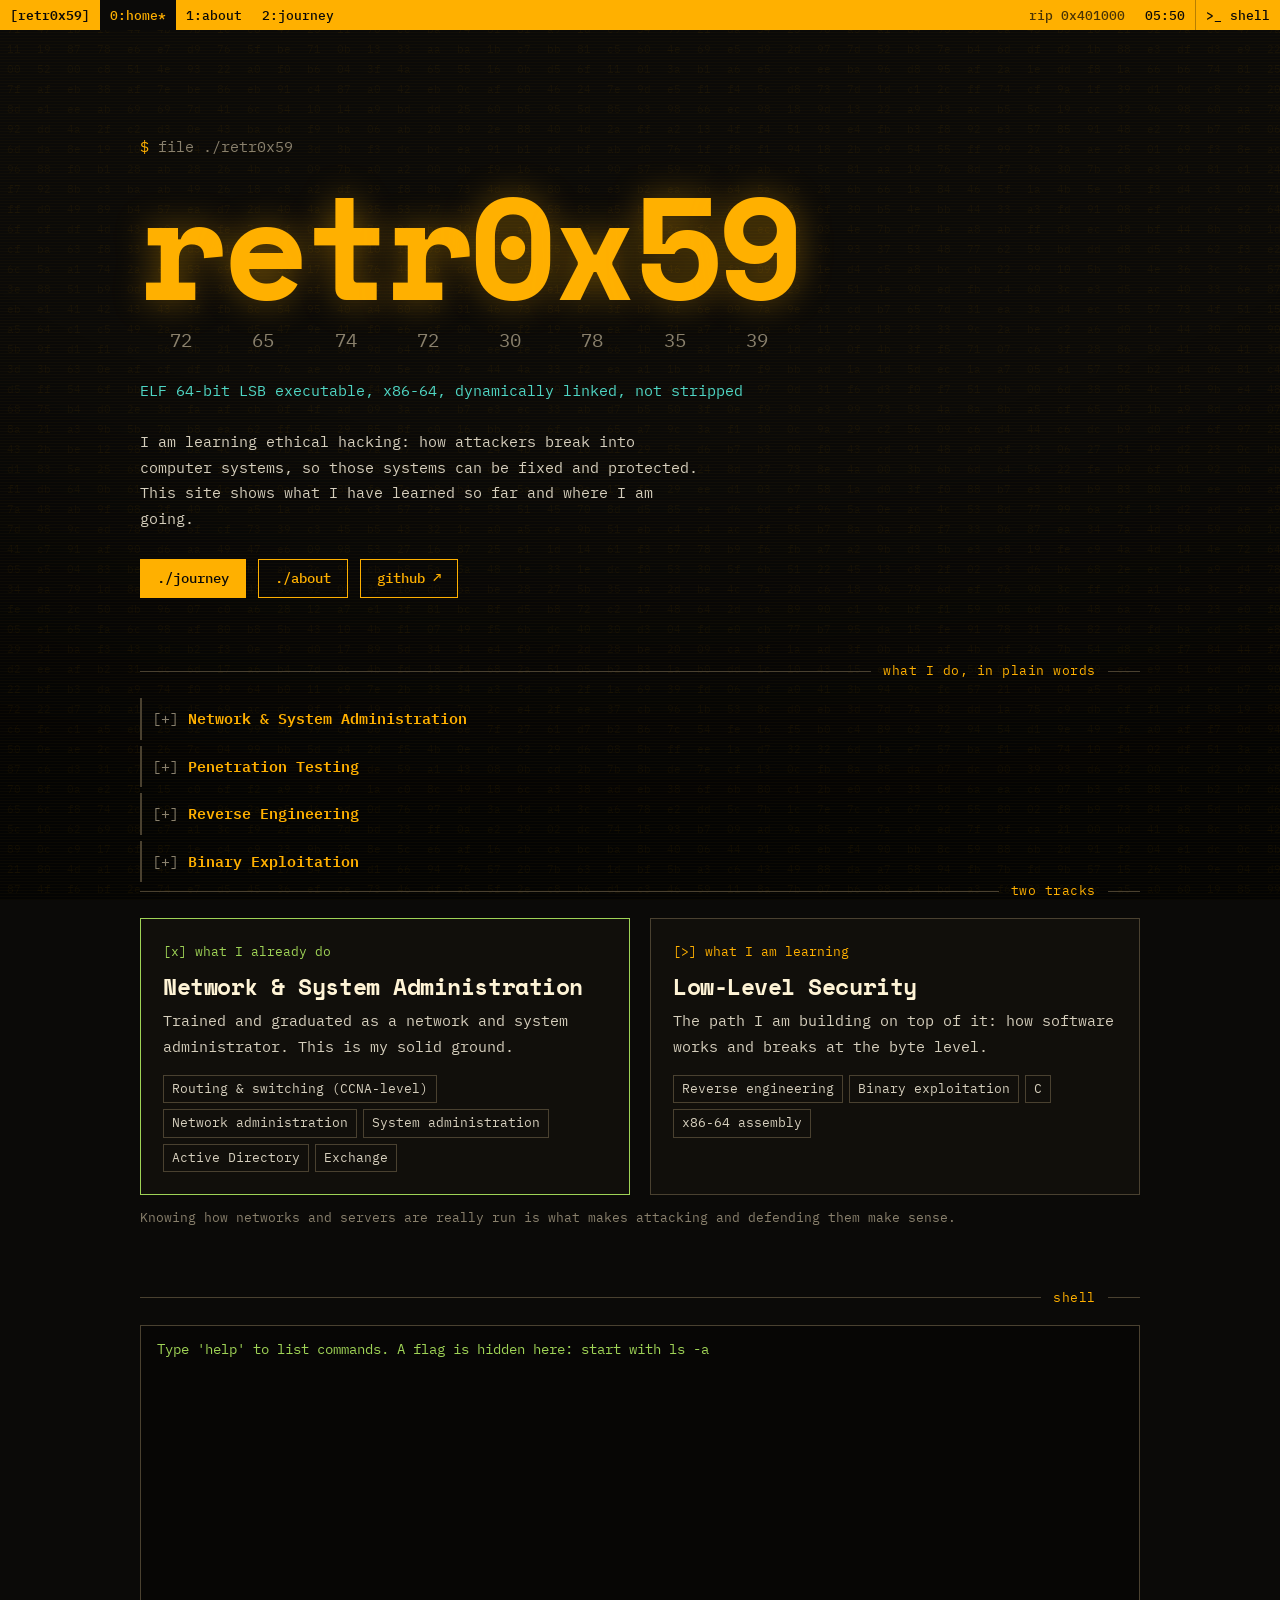
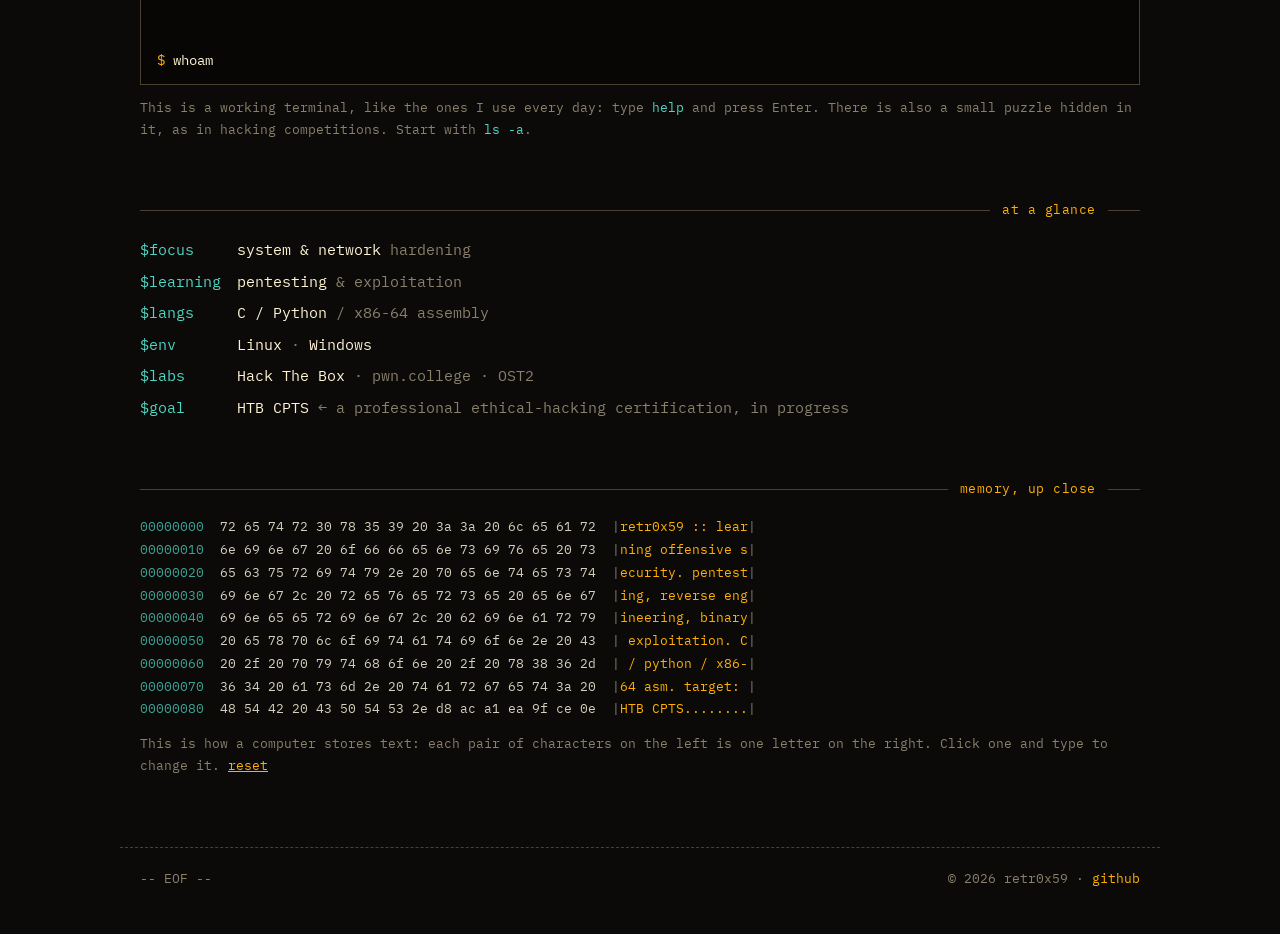
<file: index.html>
<!DOCTYPE html>
<html lang="en">
<head>
  <meta charset="UTF-8">
  <meta name="viewport" content="width=device-width, initial-scale=1.0">
  <title>retr0x59 · offensive security & low-level</title>
  <meta name="description" content="retr0x59: learning offensive security, reverse engineering and binary exploitation in C, Python and x86-64 assembly.">
  <meta name="theme-color" content="#0b0a08">
  <link rel="icon" href="data:image/svg+xml,%3Csvg xmlns='http://www.w3.org/2000/svg' viewBox='0 0 32 32'%3E%3Crect width='32' height='32' fill='%230b0a08'/%3E%3Ctext x='16' y='22' text-anchor='middle' font-family='monospace' font-size='15' font-weight='700' fill='%23ffb000'%3E0x%3C/text%3E%3C/svg%3E">
  <link rel="preconnect" href="https://fonts.googleapis.com">
  <link rel="preconnect" href="https://fonts.gstatic.com" crossorigin>
  <link rel="stylesheet" href="https://fonts.googleapis.com/css2?family=IBM+Plex+Mono:wght@400;500;600&family=Space+Mono:wght@700&display=swap">
  <link rel="stylesheet" href="assets/css/style.css?v=20261013b">
</head>
<body data-page="home">

  <header class="bar">
    <a class="sess" href="index.html">[retr0x59]</a>
    <nav class="wins" id="wins" aria-label="Main navigation">
      <a href="index.html" data-k="home">0:home</a>
      <a href="about.html" data-k="about">1:about</a>
      <a href="journey.html" data-k="journey">2:journey</a>
    </nav>
    <div class="right">
      <span class="rip" id="rip" aria-hidden="true"></span>
      <span class="clock" id="clock" aria-hidden="true"></span>
      <button id="termBtn">&gt;_ shell</button>
    </div>
  </header>

  <main>
    <section class="hero wrap">
      <p class="cmd in">file ./retr0x59</p>
      <div class="ident in" style="--i:1">
        <h1 aria-label="retr0x59"><span>r</span><span>e</span><span>t</span><span>r</span><span>0</span><span>x</span><span>5</span><span>9</span></h1>
        <p class="bytes" aria-hidden="true"><span>72</span><span>65</span><span>74</span><span>72</span><span>30</span><span>78</span><span>35</span><span>39</span></p>
      </div>
      <p class="out in" style="--i:2;margin-top:22px">ELF 64-bit LSB executable, x86-64, dynamically linked, not stripped</p>
      <p class="lead in" style="--i:3">
        I am learning ethical hacking: how attackers break into computer systems, so those systems can be fixed and protected. This site shows what I have learned so far and where I am going.
      </p>
      <div class="cta in" style="--i:4">
        <a class="btn solid" href="journey.html">./journey</a>
        <a class="btn" href="about.html">./about</a>
        <a class="btn" href="https://github.com/retr0x59" target="_blank" rel="noopener">github ↗</a>
      </div>
    </section>

    <section class="panel wrap">
      <h2 class="ctx">what I do, in plain words</h2>
      <div class="plainlist">
        <details>
          <summary>Network &amp; System Administration</summary>
          <p>Building and running the networks and servers an organization depends on: connecting the machines, managing accounts and email, keeping everything working. This is what I was trained for.</p>
        </details>
        <details>
          <summary>Penetration Testing</summary>
          <p>Testing the security of a system with its owner's permission, the way a locksmith checks whether your locks can be picked. The goal is to find the weak points before a real attacker does.</p>
        </details>
        <details>
          <summary>Reverse Engineering</summary>
          <p>Taking a program apart to understand how it works when nobody gives you the plans. It is how you find out what unknown or suspicious software really does.</p>
        </details>
        <details>
          <summary>Binary Exploitation</summary>
          <p>Finding programming mistakes inside software and showing how they could be abused, so they can be corrected.</p>
        </details>
      </div>
      <h2 class="ctx">two tracks</h2>
      <div class="tracks">
        <article class="track solid">
          <p class="tag">[x] what I already do</p>
          <h3>Network &amp; System Administration</h3>
          <p>Trained and graduated as a network and system administrator. This is my solid ground.</p>
          <div class="stack"><span>Routing &amp; switching (CCNA-level)</span><span>Network administration</span><span>System administration</span><span>Active Directory</span><span>Exchange</span></div>
        </article>
        <article class="track">
          <p class="tag">[&gt;] what I am learning</p>
          <h3>Low-Level Security</h3>
          <p>The path I am building on top of it: how software works and breaks at the byte level.</p>
          <div class="stack"><span>Reverse engineering</span><span>Binary exploitation</span><span>C</span><span>x86-64 assembly</span></div>
        </article>
      </div>
      <p class="hint">Knowing how networks and servers are really run is what makes attacking and defending them make sense.</p>
    </section>

    <section class="panel wrap" id="shell">
      <h2 class="ctx">shell</h2>
      <div class="term inline" id="term">
        <div class="output" id="termOut" aria-live="polite"></div>
        <div class="input"><label for="termIn" id="termPs">$</label><input id="termIn" autocomplete="off" autocapitalize="off" spellcheck="false" placeholder="help"></div>
      </div>
      <p class="hint">This is a working terminal, like the ones I use every day: type <span class="out">help</span> and press Enter. There is also a small puzzle hidden in it, as in hacking competitions. Start with <span class="out">ls -a</span>.</p>
    </section>

    <section class="panel wrap">
      <h2 class="ctx">at a glance</h2>
      <dl class="regs">
        <dt>focus</dt><dd>system &amp; network <small>hardening</small></dd>
        <dt>learning</dt><dd>pentesting <small>&amp; exploitation</small></dd>
        <dt>langs</dt><dd>C / Python <small>/ x86-64 assembly</small></dd>
        <dt>env</dt><dd>Linux <small>·</small> Windows</dd>
        <dt>labs</dt><dd>Hack The Box <small>· pwn.college · OST2</small></dd>
        <dt>goal</dt><dd>HTB CPTS <small>← a professional ethical-hacking certification, in progress</small></dd>
      </dl>
    </section>

    <section class="panel wrap">
      <h2 class="ctx">memory, up close</h2>
      <pre class="hex" id="hex">retr0x59 :: learning offensive security. pentesting, reverse engineering, binary exploitation. C / python / x86-64 asm. target: HTB CPTS.</pre>
      <p class="hint">This is how a computer stores text: each pair of characters on the left is one letter on the right. Click one and type to change it. <button class="link" id="hexReset" type="button">reset</button></p>
    </section>
  </main>

  <footer class="eof">
    <span>-- EOF --</span>
    <span>© 2026 retr0x59 · <a href="https://github.com/retr0x59" target="_blank" rel="noopener">github</a></span>
  </footer>

  <script src="assets/js/main.js?v=20261013b"></script>
</body>
</html>
</file>
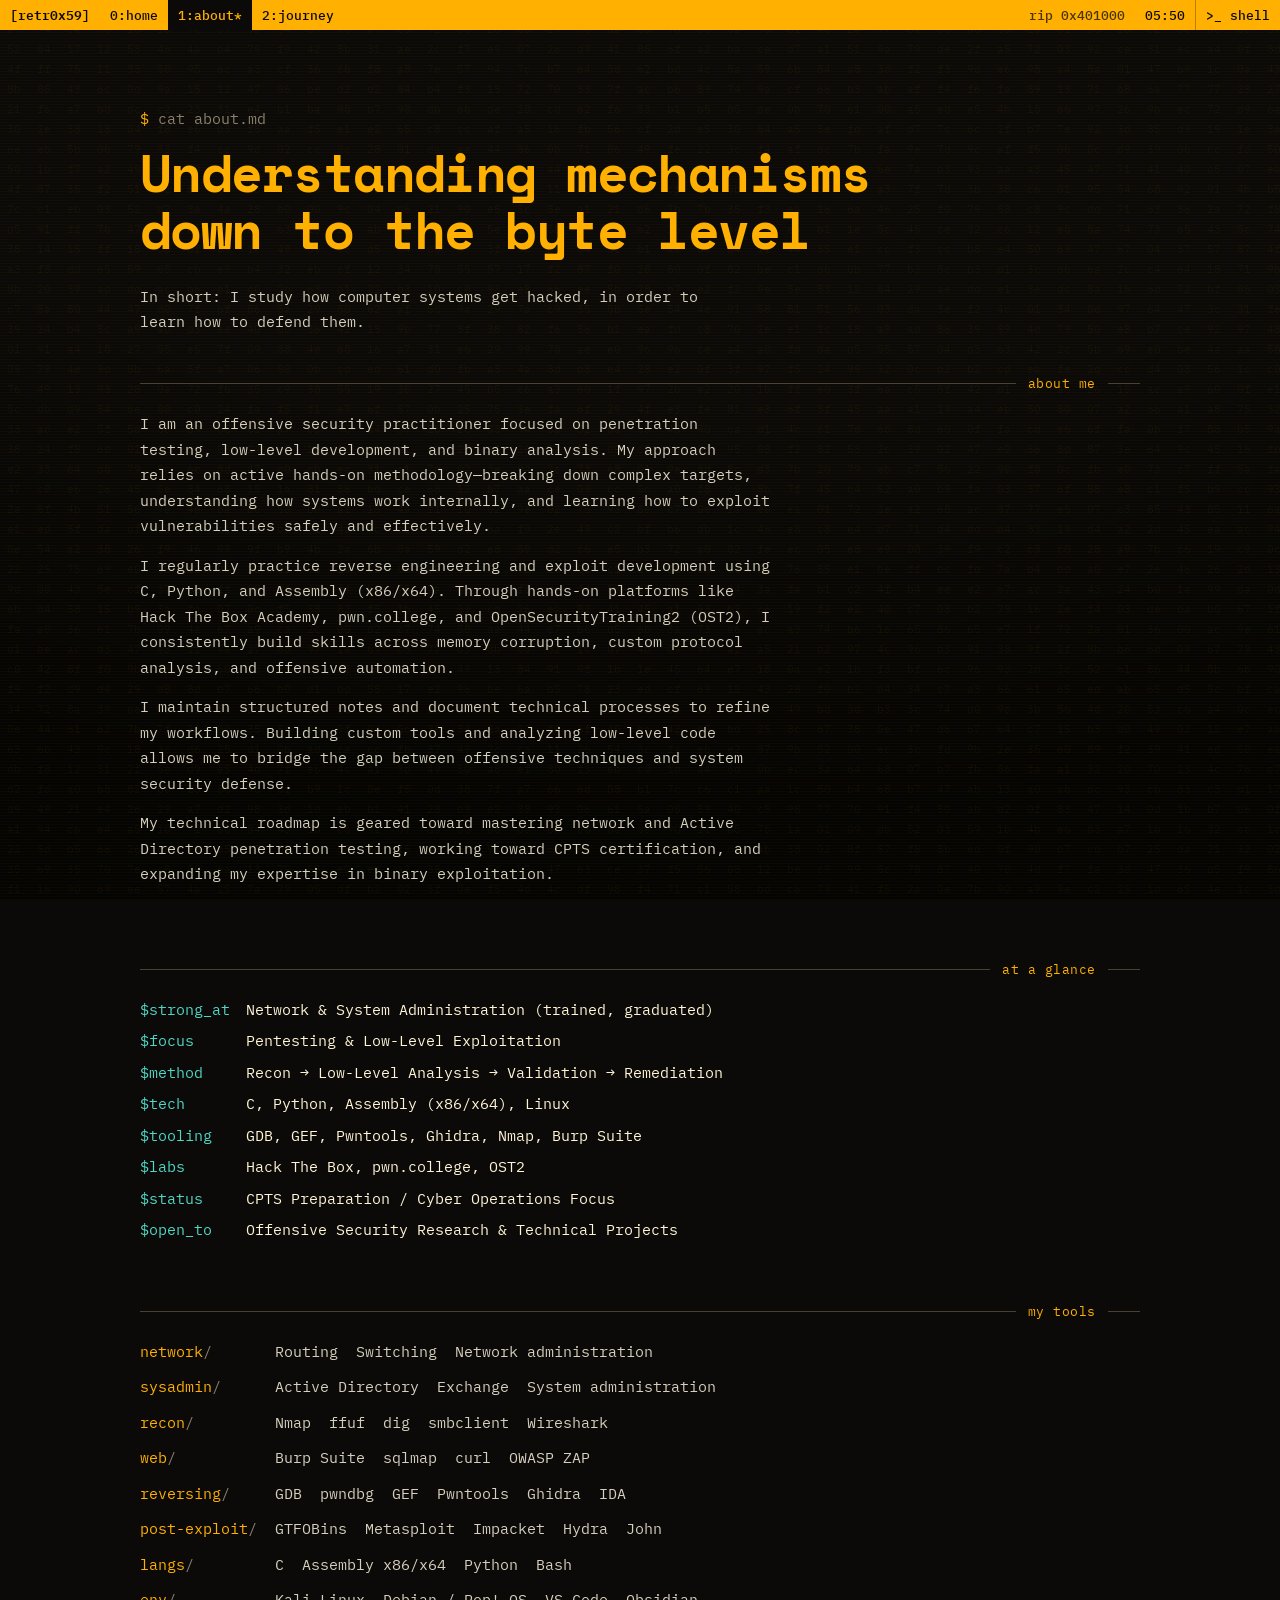
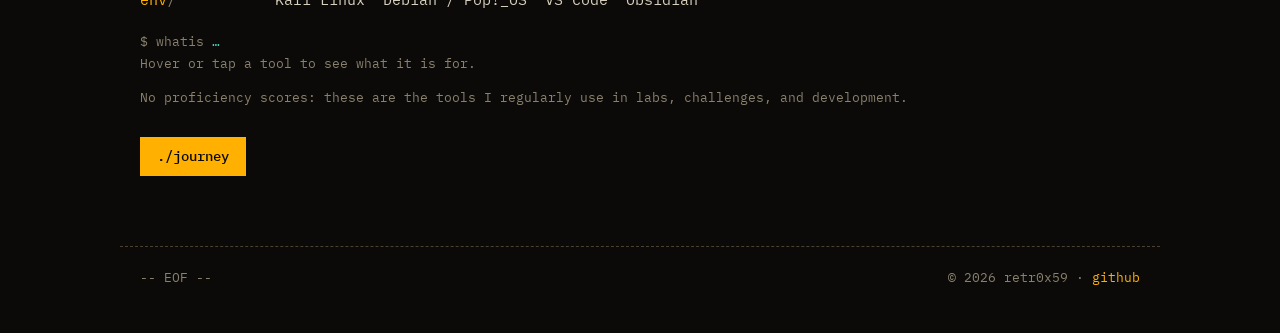
<file: about.html>
<!DOCTYPE html>
<html lang="en">
<head>
  <meta charset="UTF-8">
  <meta name="viewport" content="width=device-width, initial-scale=1.0">
  <title>about · retr0x59</title>
  <meta name="description" content="About retr0x59: offensive security, low-level development, binary exploitation, and continuous learning.">
  <meta name="theme-color" content="#0b0a08">
  <link rel="icon" href="data:image/svg+xml,%3Csvg xmlns='http://www.w3.org/2000/svg' viewBox='0 0 32 32'%3E%3Crect width='32' height='32' fill='%230b0a08'/%3E%3Ctext x='16' y='22' text-anchor='middle' font-family='monospace' font-size='15' font-weight='700' fill='%23ffb000'%3E0x%3C/text%3E%3C/svg%3E">
  <link rel="preconnect" href="https://fonts.googleapis.com">
  <link rel="preconnect" href="https://fonts.gstatic.com" crossorigin>
  <link rel="stylesheet" href="https://fonts.googleapis.com/css2?family=IBM+Plex+Mono:wght@400;500;600&family=Space+Mono:wght@700&display=swap">
  <link rel="stylesheet" href="assets/css/style.css?v=20261013b">
</head>
<body data-page="about">

  <header class="bar">
    <a class="sess" href="index.html">[retr0x59]</a>
    <nav class="wins" id="wins" aria-label="Main navigation">
      <a href="index.html" data-k="home">0:home</a>
      <a href="about.html" data-k="about">1:about</a>
      <a href="journey.html" data-k="journey">2:journey</a>
    </nav>
    <div class="right">
      <span class="rip" id="rip" aria-hidden="true"></span>
      <span class="clock" id="clock" aria-hidden="true"></span>
      <button id="termBtn" aria-expanded="false" aria-controls="term">&gt;_ shell</button>
    </div>
  </header>

  <main>
    <section class="page-hero wrap">
      <p class="cmd in">cat about.md</p>
      <h1 class="in" style="--i:1">Understanding mechanisms down to the byte level</h1>
      <p class="lead in" style="--i:2">In short: I study how computer systems get hacked, in order to learn how to defend them.</p>
    </section>

    <section class="panel wrap prose">
      <h2 class="ctx">about me</h2>
      <p>I am an offensive security practitioner focused on penetration testing, low-level development, and binary analysis. My approach relies on active hands-on methodology—breaking down complex targets, understanding how systems work internally, and learning how to exploit vulnerabilities safely and effectively.</p>
      <p>I regularly practice reverse engineering and exploit development using C, Python, and Assembly (x86/x64). Through hands-on platforms like Hack The Box Academy, pwn.college, and OpenSecurityTraining2 (OST2), I consistently build skills across memory corruption, custom protocol analysis, and offensive automation.</p>
      <p>I maintain structured notes and document technical processes to refine my workflows. Building custom tools and analyzing low-level code allows me to bridge the gap between offensive techniques and system security defense.</p>
      <p>My technical roadmap is geared toward mastering network and Active Directory penetration testing, working toward CPTS certification, and expanding my expertise in binary exploitation.</p>
    </section>

    <section class="panel wrap">
      <h2 class="ctx">at a glance</h2>
      <dl class="regs">
        <dt>strong_at</dt><dd>Network &amp; System Administration (trained, graduated)</dd>
        <dt>focus</dt><dd>Pentesting &amp; Low-Level Exploitation</dd>
        <dt>method</dt><dd>Recon → Low-Level Analysis → Validation → Remediation</dd>
        <dt>tech</dt><dd>C, Python, Assembly (x86/x64), Linux</dd>
        <dt>tooling</dt><dd>GDB, GEF, Pwntools, Ghidra, Nmap, Burp Suite</dd>
        <dt>labs</dt><dd>Hack The Box, pwn.college, OST2</dd>
        <dt>status</dt><dd>CPTS Preparation / Cyber Operations Focus</dd>
        <dt>open_to</dt><dd>Offensive Security Research &amp; Technical Projects</dd>
      </dl>
    </section>

    <div class="wrap">
      <section class="panel">
        <h2 class="ctx">my tools</h2>
        <dl class="ls">
          <dt>network</dt><dd><span>Routing</span><span>Switching</span><span>Network administration</span></dd>
          <dt>sysadmin</dt><dd><span>Active Directory</span><span>Exchange</span><span>System administration</span></dd>
          <dt>recon</dt><dd><span>Nmap</span><span>ffuf</span><span>dig</span><span>smbclient</span><span>Wireshark</span></dd>
          <dt>web</dt><dd><span>Burp Suite</span><span>sqlmap</span><span>curl</span><span>OWASP ZAP</span></dd>
          <dt>reversing</dt><dd><span>GDB</span><span>pwndbg</span><span>GEF</span><span>Pwntools</span><span>Ghidra</span><span>IDA</span></dd>
          <dt>post-exploit</dt><dd><span>GTFOBins</span><span>Metasploit</span><span>Impacket</span><span>Hydra</span><span>John</span></dd>
          <dt>langs</dt><dd><span>C</span><span>Assembly x86/x64</span><span>Python</span><span>Bash</span></dd>
          <dt>env</dt><dd><span>Kali Linux</span><span>Debian / Pop!_OS</span><span>VS Code</span><span>Obsidian</span></dd>
        </dl>
        <p class="whatis" id="whatis">$ whatis <b>…</b><br>Hover or tap a tool to see what it is for.</p>
        <p class="hint">No proficiency scores: these are the tools I regularly use in labs, challenges, and development.</p>
        <p class="cta"><a class="btn solid" href="journey.html">./journey</a></p>
      </section>
    </div>
  </main>

  <footer class="eof">
    <span>-- EOF --</span>
    <span>© 2026 retr0x59 · <a href="https://github.com/retr0x59" target="_blank" rel="noopener">github</a></span>
  </footer>

  <div class="term" id="term" hidden>
    <div class="grip" id="termGrip" title="Drag to resize"></div>
    <div class="head">shell <button id="termClose" aria-label="Close shell">[x]</button></div>
    <div class="output" id="termOut" aria-live="polite"></div>
    <div class="input"><label for="termIn" id="termPs">$</label><input id="termIn" autocomplete="off" autocapitalize="off" spellcheck="false" placeholder="help"></div>
  </div>

  <script src="assets/js/main.js?v=20261013b"></script>
</body>
</html>
</file>
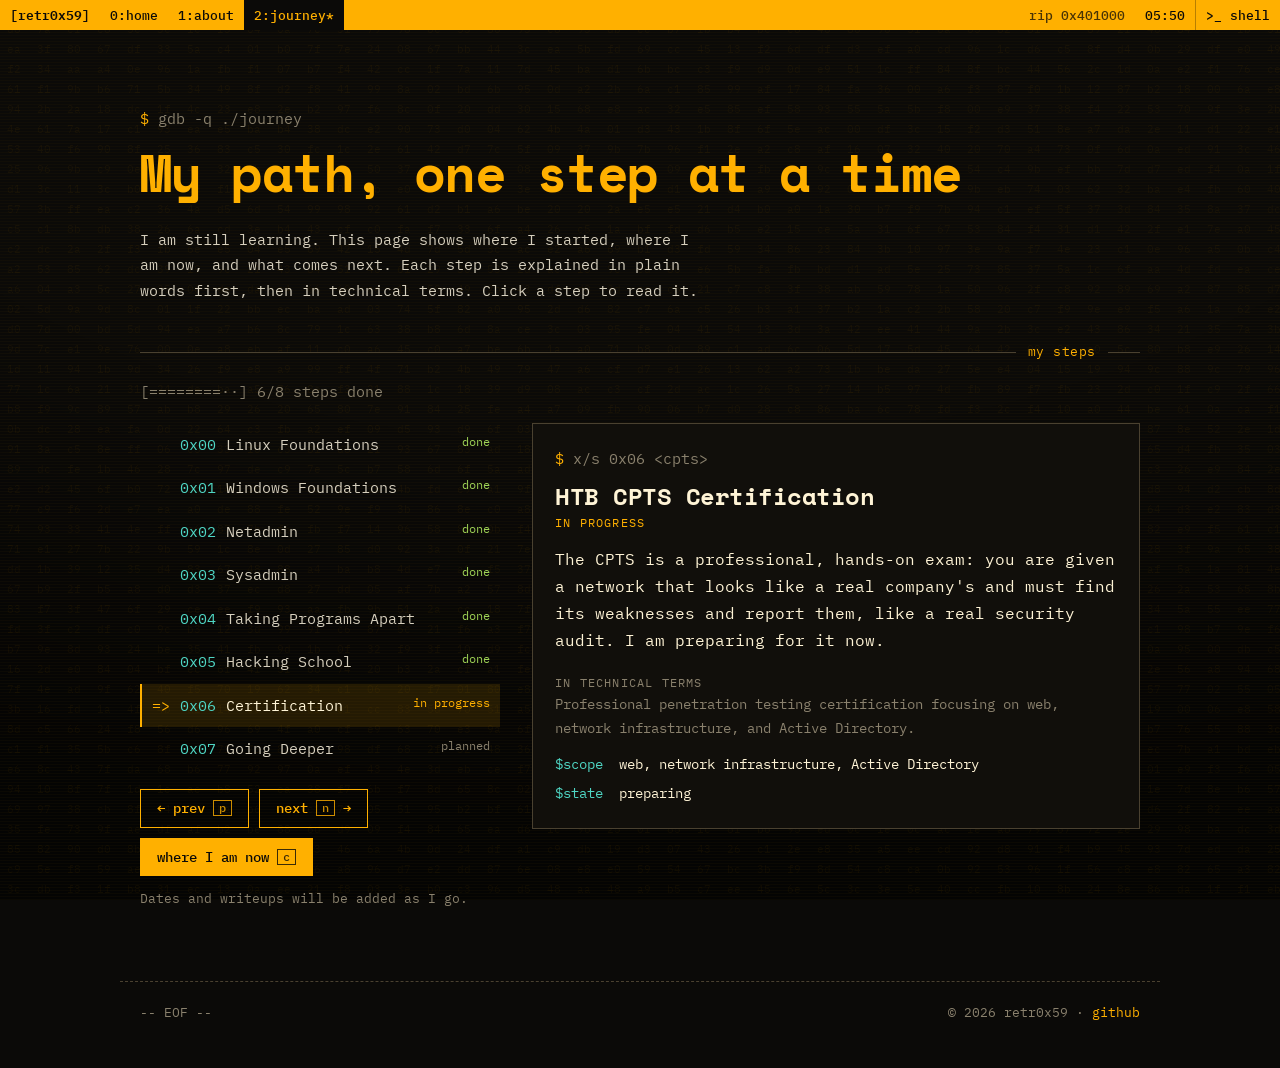
<file: journey.html>
<!DOCTYPE html>
<html lang="en">
<head>
  <meta charset="UTF-8">
  <meta name="viewport" content="width=device-width, initial-scale=1.0">
  <title>journey · retr0x59</title>
  <meta name="description" content="The learning path of retr0x59, step by step: from Linux and low-level foundations toward the HTB CPTS.">
  <meta name="theme-color" content="#0b0a08">
  <link rel="icon" href="data:image/svg+xml,%3Csvg xmlns='http://www.w3.org/2000/svg' viewBox='0 0 32 32'%3E%3Crect width='32' height='32' fill='%230b0a08'/%3E%3Ctext x='16' y='22' text-anchor='middle' font-family='monospace' font-size='15' font-weight='700' fill='%23ffb000'%3E0x%3C/text%3E%3C/svg%3E">
  <link rel="preconnect" href="https://fonts.googleapis.com">
  <link rel="preconnect" href="https://fonts.gstatic.com" crossorigin>
  <link rel="stylesheet" href="https://fonts.googleapis.com/css2?family=IBM+Plex+Mono:wght@400;500;600&family=Space+Mono:wght@700&display=swap">
  <link rel="stylesheet" href="assets/css/style.css?v=20261013b">
</head>
<body data-page="journey">

  <header class="bar">
    <a class="sess" href="index.html">[retr0x59]</a>
    <nav class="wins" id="wins" aria-label="Main navigation">
      <a href="index.html" data-k="home">0:home</a>
      <a href="about.html" data-k="about">1:about</a>
      <a href="journey.html" data-k="journey">2:journey</a>
    </nav>
    <div class="right">
      <span class="rip" id="rip" aria-hidden="true"></span>
      <span class="clock" id="clock" aria-hidden="true"></span>
      <button id="termBtn" aria-expanded="false" aria-controls="term">&gt;_ shell</button>
    </div>
  </header>

  <main>
    <section class="page-hero wrap">
      <p class="cmd in">gdb -q ./journey</p>
      <h1 class="in" style="--i:1">My path, one step at a time</h1>
      <p class="lead in" style="--i:2">I am still learning. This page shows where I started, where I am now, and what comes next. Each step is explained in plain words first, then in technical terms. Click a step to read it.</p>
    </section>

    <section class="panel wrap">
      <h2 class="ctx">my steps</h2>
      <p class="progress" id="progress">[========··] 6/8 steps done</p>
      <div class="dbg" id="dbg">
        <div>
          <ol class="frames" id="frames">
            <li class="done"><button type="button" aria-controls="s0"><span class="addr">0x00</span><span class="fn">Linux Foundations</span><span class="st">done</span></button></li>
            <li class="done"><button type="button" aria-controls="s1"><span class="addr">0x01</span><span class="fn">Windows Foundations</span><span class="st">done</span></button></li>
            <li class="done"><button type="button" aria-controls="s2"><span class="addr">0x02</span><span class="fn">Netadmin</span><span class="st">done</span></button></li>
            <li class="done"><button type="button" aria-controls="s3"><span class="addr">0x03</span><span class="fn">Sysadmin</span><span class="st">done</span></button></li>
            <li class="done"><button type="button" aria-controls="s4"><span class="addr">0x04</span><span class="fn">Taking Programs Apart</span><span class="st">done</span></button></li>
            <li class="done"><button type="button" aria-controls="s5"><span class="addr">0x05</span><span class="fn">Hacking School</span><span class="st">done</span></button></li>
            <li class="now"><button type="button" aria-controls="s6"><span class="addr">0x06</span><span class="fn">Certification</span><span class="st">in progress</span></button></li>
            <li class="todo"><button type="button" aria-controls="s7"><span class="addr">0x07</span><span class="fn">Going Deeper</span><span class="st">planned</span></button></li>
          </ol>
          <div class="ctl" id="ctl" hidden>
            <button class="btn" type="button" data-go="prev">← prev <kbd>p</kbd></button>
            <button class="btn" type="button" data-go="next">next <kbd>n</kbd> →</button>
            <button class="btn solid" type="button" data-go="rip">where I am now <kbd>c</kbd></button>
          </div>
        </div>
        <div class="stages">
            <article class="stage done" id="s0">
              <p class="cmd">x/s 0x00 &lt;linux_foundations&gt;</p>
              <h3>Linux &amp; Low-Level Foundations</h3>
              <p class="st">done</p>
              <p class="plain">I learned how computers really work under the hood: the Linux operating system, the C language most systems are written in, and assembly, the raw instructions a processor executes.</p>
              <p class="tech-label">in technical terms</p>
              <p class="tech">Deep dive into C programming, Assembly x86/x64, Linux internals, and core networking concepts.</p>
              <dl class="regs"><dt>learned</dt><dd>C programming, Assembly x86/x64</dd><dt>also</dt><dd>Linux internals, core networking concepts</dd></dl>
            </article>
            <article class="stage done" id="s1">
              <p class="cmd">x/s 0x01 &lt;windows_foundations&gt;</p>
              <h3>Windows Foundations</h3>
              <p class="st">done</p>
              <p class="plain">I learned how Windows works, the system most organizations run on their computers and servers.</p>
              <p class="tech-label">in technical terms</p>
              <p class="tech">Windows fundamentals: the base for Active Directory and Windows administration.</p>
              <dl class="regs"><dt>system</dt><dd>Windows</dd></dl>
            </article>
            <article class="stage done" id="s2">
              <p class="cmd">x/s 0x02 &lt;net_admin&gt;</p>
              <h3>Network Administration</h3>
              <p class="st">done</p>
              <p class="plain">I was formally trained, and graduated, to build and run the networks an organization depends on: connecting the machines so they can talk to each other, and keeping that working. Together with system administration, this is my strongest ground.</p>
              <p class="tech-label">in technical terms</p>
              <p class="tech">Routing and switching at CCNA level, network administration.</p>
              <dl class="regs"><dt>networks</dt><dd>routers, switches, CCNA-level routing &amp; switching</dd></dl>
            </article>
            <article class="stage done" id="s3">
              <p class="cmd">x/s 0x03 &lt;sys_admin&gt;</p>
              <h3>System Administration</h3>
              <p class="st">done</p>
              <p class="plain">I learned to run the servers and services people use every day at work: user accounts, permissions and email.</p>
              <p class="tech-label">in technical terms</p>
              <p class="tech">System administration, Active Directory and Exchange.</p>
              <dl class="regs"><dt>systems</dt><dd>Active Directory, Exchange, system administration</dd></dl>
            </article>
            <article class="stage done" id="s4">
              <p class="cmd">x/s 0x04 &lt;binary_exploitation&gt;</p>
              <h3>Binary Exploitation &amp; Reverse Engineering</h3>
              <p class="st">done</p>
              <p class="plain">I learned to take programs apart to understand them without their source code, and to find the programming mistakes that attackers abuse to take control of a program.</p>
              <p class="tech-label">in technical terms</p>
              <p class="tech">Hands-on practice on pwn.college, OST2, and reverse engineering challenges (Binary Bomb, GDB/GEF workflows).</p>
              <dl class="regs"><dt>where</dt><dd>pwn.college, OpenSecurityTraining2 (OST2)</dd><dt>practice</dt><dd>Binary Bomb, GDB/GEF workflows</dd></dl>
            </article>
            <article class="stage done" id="s5">
              <p class="cmd">x/s 0x05 &lt;htb_academy&gt;</p>
              <h3>Hack The Box Academy Grinding</h3>
              <p class="st">done</p>
              <p class="plain">Hack The Box Academy is an online school for ethical hacking. I work through its courses and practice labs, where you attack training machines that were built for that purpose.</p>
              <p class="tech-label">in technical terms</p>
              <p class="tech">Completing offensive paths, penetration testing modules, and privilege escalation labs on HTB Academy.</p>
              <dl class="regs"><dt>where</dt><dd>Hack The Box Academy</dd><dt>topics</dt><dd>offensive paths, penetration testing modules, privilege escalation labs</dd></dl>
            </article>
            <article class="stage now" id="s6">
              <p class="cmd">x/s 0x06 &lt;cpts&gt;</p>
              <h3>HTB CPTS Certification</h3>
              <p class="st">in progress</p>
              <p class="plain">The CPTS is a professional, hands-on exam: you are given a network that looks like a real company's and must find its weaknesses and report them, like a real security audit. I am preparing for it now.</p>
              <p class="tech-label">in technical terms</p>
              <p class="tech">Professional penetration testing certification focusing on web, network infrastructure, and Active Directory.</p>
              <dl class="regs"><dt>scope</dt><dd>web, network infrastructure, Active Directory</dd><dt>state</dt><dd>preparing</dd></dl>
            </article>
            <article class="stage todo" id="s7">
              <p class="cmd">x/s 0x07 &lt;advanced_research&gt;</p>
              <h3>Advanced Exploitation &amp; Research</h3>
              <p class="st">planned</p>
              <p class="plain">Next, I want to go deeper: the core of operating systems (the kernel), the cryptography designed to resist future quantum computers, and building my own security tools.</p>
              <p class="tech-label">in technical terms</p>
              <p class="tech">Deepening knowledge in post-quantum cryptography, advanced kernel exploitation, and automated security tooling.</p>
              <dl class="regs"><dt>topics</dt><dd>post-quantum cryptography, kernel exploitation, automated security tooling</dd></dl>
            </article>
        </div>
      </div>
      <p class="hint">Dates and writeups will be added as I go.</p>
    </section>
  </main>

  <footer class="eof">
    <span>-- EOF --</span>
    <span>© 2026 retr0x59 · <a href="https://github.com/retr0x59" target="_blank" rel="noopener">github</a></span>
  </footer>

  <div class="term" id="term" hidden>
    <div class="grip" id="termGrip" title="Drag to resize"></div>
    <div class="head">shell <button id="termClose" aria-label="Close shell">[x]</button></div>
    <div class="output" id="termOut" aria-live="polite"></div>
    <div class="input"><label for="termIn" id="termPs">$</label><input id="termIn" autocomplete="off" autocapitalize="off" spellcheck="false" placeholder="help"></div>
  </div>

  <script src="assets/js/main.js?v=20261013b"></script>
</body>
</html>
</file>
<file: assets/css/style.css>
/* retr0x59 · amber phosphor / debugger session */
:root {
  --bg: #0b0a08;
  --panel: #110f0b;
  --line: #2b261c;
  --line-hi: #4a4130;
  --text: #d6cfbd;
  --hi: #fff4d6;
  --dim: #8a816d;
  --amber: #ffb000;
  --acc: 255, 176, 0;
  --amber-lo: rgba(var(--acc), .12);
  --teal: #4fd6c4;
  --green: #9fd356;
  --red: #ff5f56;
  --f-mono: "IBM Plex Mono", ui-monospace, "Cascadia Code", Menlo, Consolas, monospace;
  --f-display: "Space Mono", "IBM Plex Mono", ui-monospace, Menlo, Consolas, monospace;
  --max: 1040px;
  --bar: 30px;
  --th: 320px;
  color-scheme: dark;
}

/* accent themes, unlocked from the shell */
html[data-theme="green"] { --amber: #7dff6a; --acc: 125, 255, 106; }
html[data-theme="red"] { --amber: #ff6b5e; --acc: 255, 107, 94; }
html[data-theme="ice"] { --amber: #7fd4ff; --acc: 127, 212, 255; }

* { box-sizing: border-box; }
[hidden] { display: none !important; }

html { background: var(--bg); scroll-behavior: smooth; }
body {
  margin: 0;
  min-height: 100vh;
  background: var(--bg);
  color: var(--text);
  font: 400 15px/1.7 var(--f-mono);
  overflow-x: hidden;
}
/* scanlines + vignette */
body::before {
  content: "";
  position: fixed;
  inset: 0;
  z-index: 0;
  pointer-events: none;
  background:
    repeating-linear-gradient(0deg, rgba(var(--acc), .028) 0 1px, transparent 1px 3px),
    radial-gradient(120% 90% at 50% 0%, transparent 55%, rgba(0, 0, 0, .55));
}
/* memory field drawn by main.js: hex bytes the pointer reads and rewrites */
.memfx { position: fixed; inset: 0; z-index: 0; width: 100%; height: 100%; pointer-events: none; }
::selection { background: var(--amber); color: var(--bg); }
a { color: var(--amber); text-decoration: none; }
a:hover { color: var(--hi); }
a:focus-visible, button:focus-visible, input:focus-visible { outline: 2px solid var(--teal); outline-offset: 2px; }
p { margin: 0; }
main, footer { position: relative; z-index: 1; }
.wrap { max-width: var(--max); margin: 0 auto; padding-inline: 20px; }

/* ---------- tmux status bar ---------- */
.bar {
  position: sticky;
  top: 0;
  z-index: 50;
  display: flex;
  align-items: stretch;
  height: var(--bar);
  background: var(--amber);
  color: var(--bg);
  font: 500 13px/1 var(--f-mono);
  white-space: nowrap;
}
.bar a, .bar button, .bar span { display: flex; align-items: center; padding-inline: 10px; color: inherit; }
.bar .sess { font-weight: 600; }
.bar .wins { display: flex; }
.bar .wins a.on { background: var(--bg); color: var(--amber); }
.bar .wins a.on::after { content: "*"; }
.bar .wins a:not(.on):hover { background: rgba(0, 0, 0, .16); }
.bar .right { display: flex; margin-left: auto; }
.bar button {
  font: inherit;
  background: none;
  border: 0;
  border-left: 1px solid rgba(0, 0, 0, .28);
  cursor: pointer;
}
.bar button:hover, .bar button[aria-expanded="true"] { background: var(--bg); color: var(--amber); }
.bar .rip { opacity: .75; }
@media (max-width: 900px) { .bar .mem { display: none; } }
@media (max-width: 700px) { .bar .rip { display: none; } }
@media (max-width: 520px) { .bar .clock, .bar .sess { display: none; } .bar a, .bar button { padding-inline: 8px; } }

/* ---------- shared bits ---------- */
.cmd { color: var(--dim); }
.cmd::before { content: "$ "; color: var(--amber); }
.out { color: var(--teal); }
.cur::after { content: "█"; color: var(--amber); margin-left: 2px; animation: blink 1.1s steps(1) infinite; }
@keyframes blink { 50% { opacity: 0; } }

.btn {
  display: inline-flex;
  align-items: center;
  gap: 8px;
  padding: 10px 16px;
  border: 1px solid var(--amber);
  background: transparent;
  color: var(--amber);
  font: 500 14px/1.2 var(--f-mono);
  cursor: pointer;
}
.btn:hover, .btn.solid { background: var(--amber); color: var(--bg); }
.btn.solid:hover { background: var(--hi); border-color: var(--hi); }

/* GEF-style context header: ───────────── title ── */
.ctx {
  display: flex;
  align-items: center;
  gap: 12px;
  margin: 0 0 18px;
  color: var(--amber);
  font: 400 13px/1.4 var(--f-mono);
  letter-spacing: .04em;
}
.ctx::before { content: ""; flex: 1; height: 1px; background: var(--line-hi); }
.ctx::after { content: ""; width: 32px; height: 1px; background: var(--line-hi); }
.panel { padding-block: 30px; }

/* ---------- hero ---------- */
.hero { padding-block: clamp(44px, 9vw, 104px) 34px; }
.ident { display: inline-grid; grid-template-columns: repeat(8, auto); margin-top: 14px; }
.ident h1, .ident .bytes { display: contents; }
.ident h1 span {
  font: 700 clamp(44px, 12.5vw, 144px)/1 var(--f-display);
  letter-spacing: -.04em;
  color: var(--amber);
  text-shadow: 0 0 34px rgba(var(--acc), .38);
  transition: color .12s;
}
.ident .bytes span {
  padding-top: 6px;
  text-align: center;
  color: var(--dim);
  font-size: clamp(11px, 2.1vw, 19px);
  transition: color .12s;
}
.ident h1 span.hot { color: var(--hi); }
.ident .bytes span.hot { color: var(--teal); }
.lead { max-width: 62ch; margin-top: 26px; color: var(--text); }
.cta { display: flex; flex-wrap: wrap; gap: 12px; margin-top: 28px; }
.page-hero { padding-block: clamp(40px, 7vw, 76px) 10px; }
.page-hero h1 {
  margin: 12px 0 0;
  font: 700 clamp(30px, 5.4vw, 52px)/1.1 var(--f-display);
  letter-spacing: -.03em;
  color: var(--amber);
  text-wrap: balance;
}

/* staggered load-in */
.in { animation: in .6s cubic-bezier(.2, .8, .2, 1) both; animation-delay: calc(var(--i, 0) * 90ms); }
@keyframes in { from { opacity: 0; transform: translateY(10px); } }

/* ---------- registers ---------- */
.regs { display: grid; grid-template-columns: max-content 1fr; gap: 6px 16px; margin: 0; }
.regs dt { color: var(--teal); }
.regs dt::before { content: "$"; }
.regs dd { margin: 0; min-width: 0; color: var(--hi); overflow-wrap: anywhere; }
.regs dd small { color: var(--dim); font-size: inherit; }

/* ---------- hexdump ---------- */
.hex {
  margin: 0;
  overflow-x: auto;
  color: var(--dim);
  font: 400 13px/1.75 var(--f-mono);
  white-space: pre;
}
.hex .off { color: var(--teal); opacity: .75; }
.hex b { font-weight: 400; color: var(--text); }
.hex i { font-style: normal; color: var(--amber); }
.hex .hot { background: var(--amber); color: var(--bg); }
.hex:focus-visible { outline: 1px dashed var(--line-hi); outline-offset: 6px; }
.hex b, .hex i { cursor: pointer; }
.hex .pair { outline: 1px solid var(--teal); }
.hex .sel { background: var(--teal); color: var(--bg); }
.link { padding: 0; border: 0; background: none; color: var(--amber); font: inherit; text-decoration: underline; cursor: pointer; }
.link:hover { color: var(--hi); }
.hint { margin-top: 12px; color: var(--dim); font-size: 13px; }
@media (max-width: 700px) { .hex { font-size: 12px; } }

/* ---------- about ---------- */
.prose p { max-width: 70ch; margin-bottom: 14px; }
.cols { display: grid; grid-template-columns: 1fr 1fr; gap: 0 48px; }
@media (max-width: 860px) { .cols { grid-template-columns: 1fr; } }

.todo { display: grid; gap: 18px; margin: 0; padding: 0; list-style: none; }
.todo li { display: grid; grid-template-columns: 3ch 1fr; gap: 0 12px; }
.todo li::before { content: "[ ]"; color: var(--dim); }
.todo li.done::before { content: "[x]"; color: var(--green); }
.todo li.next::before { content: "[>]"; color: var(--amber); }
.todo h3 { margin: 0; font: 600 15px/1.7 var(--f-mono); color: var(--hi); }
.todo p { grid-column: 2; color: var(--dim); font-size: 14px; }

.ls { display: grid; grid-template-columns: max-content 1fr; gap: 10px 18px; margin: 0; }
.ls dt { color: var(--amber); }
.ls dt::after { content: "/"; color: var(--dim); }
.ls dd { display: flex; flex-wrap: wrap; gap: 0 2ch; margin: 0; min-width: 0; }
@media (max-width: 480px) { .ls { grid-template-columns: 1fr; gap: 2px; } .ls dd { margin-bottom: 10px; } }

.ls dd span { cursor: help; }
.ls dd span:hover, .ls dd span:focus-visible, .ls dd span.on { color: var(--amber); }
.whatis { min-height: 3.4em; margin-top: 18px; color: var(--dim); font-size: 13px; }
.whatis b { font-weight: 400; color: var(--teal); }

.plainlist { display: grid; gap: 6px; max-width: 74ch; }
.plainlist summary { padding: 8px 10px; border-left: 2px solid var(--line-hi); color: var(--amber); font-weight: 600; list-style: none; cursor: pointer; }
.plainlist summary::-webkit-details-marker { display: none; }
.plainlist summary::before { content: "[+] "; color: var(--dim); font-weight: 400; }
.plainlist summary:hover { background: var(--amber-lo); }
.plainlist details[open] summary { border-left-color: var(--amber); }
.plainlist details[open] summary::before { content: "[-] "; }
.plainlist details p { padding: 6px 10px 12px 12px; border-left: 2px solid var(--amber); }

/* ---------- journey: step through the stages like a debugger ---------- */
.progress { margin-bottom: 18px; color: var(--dim); }
.dbg { display: grid; grid-template-columns: minmax(0, 360px) minmax(0, 1fr); gap: 32px; align-items: start; }
.frames { margin: 0; padding: 0; list-style: none; }
.frames button {
  display: grid;
  grid-template-columns: 2ch 4ch 1fr auto;
  gap: 0 10px;
  width: 100%;
  padding: 9px 10px;
  border: 0;
  border-left: 2px solid transparent;
  background: none;
  color: var(--text);
  font: inherit;
  text-align: left;
  cursor: pointer;
}
.frames button::before { content: ""; }
.frames button:hover { background: var(--amber-lo); }
.frames .addr { color: var(--teal); }
.frames .fn { min-width: 0; overflow-wrap: anywhere; }
.frames .st, .stage .st { color: var(--dim); font-size: 12px; }
.frames .done .st, .stage.done .st { color: var(--green); }
.frames .now .st, .stage.now .st { color: var(--amber); }
.frames li.on button { border-left-color: var(--amber); background: var(--amber-lo); color: var(--hi); }
.frames li.on button::before { content: "=>"; color: var(--amber); }
.ctl { display: flex; flex-wrap: wrap; gap: 10px; margin-top: 18px; }
kbd { padding: 0 5px; border: 1px solid currentColor; font: inherit; font-size: 12px; opacity: .8; }
.stages { display: grid; gap: 16px; min-width: 0; }
.stage { padding: 22px; border: 1px solid var(--line-hi); background: var(--panel); }
.stage h3 { margin: 10px 0 2px; font: 700 clamp(19px, 2.6vw, 24px)/1.25 var(--f-display); letter-spacing: -.02em; color: var(--hi); }
.stage .st { margin-bottom: 12px; text-transform: uppercase; letter-spacing: .1em; }
.stage .plain { color: var(--hi); font-size: 16px; }
.stage .tech-label { margin-top: 18px; color: var(--dim); font-size: 12px; letter-spacing: .1em; text-transform: uppercase; }
.stage .tech { color: var(--dim); font-size: 14px; }
.stage .regs { margin-top: 12px; font-size: 14px; }
.dbg.js .stage:not(.on) { display: none; }
.dbg.js .stage.on { animation: in .35s cubic-bezier(.2, .8, .2, 1) both; }
@media (max-width: 800px) { .dbg { grid-template-columns: 1fr; gap: 20px; } }

/* scroll reveal (class added by main.js) */
.rv { transition: opacity .6s, transform .6s cubic-bezier(.2, .8, .2, 1); }
.rv.pre { opacity: 0; transform: translateY(14px); }

/* ---------- home: what I know / what I am learning ---------- */
.tracks { display: grid; grid-template-columns: 1fr 1fr; gap: 20px; }
.track { min-width: 0; padding: 22px; border: 1px solid var(--line-hi); background: var(--panel); }
.track.solid { border-color: var(--green); }
.track .tag { color: var(--amber); font-size: 13px; }
.track.solid .tag { color: var(--green); }
.track h3 { margin: 8px 0 8px; font: 700 clamp(19px, 2.4vw, 23px)/1.25 var(--f-display); letter-spacing: -.02em; color: var(--hi); }
.stack { display: flex; flex-wrap: wrap; gap: 6px; margin-top: 16px; }
.stack span { padding: 2px 8px; border: 1px solid var(--line-hi); color: var(--text); font-size: 13px; }
@media (max-width: 760px) { .tracks { grid-template-columns: 1fr; } }

/* ---------- footer ---------- */
.eof {
  display: flex;
  flex-wrap: wrap;
  justify-content: space-between;
  gap: 8px 24px;
  max-width: var(--max);
  margin: 40px auto 0;
  padding: 20px 20px 44px;
  border-top: 1px dashed var(--line-hi);
  color: var(--dim);
  font-size: 13px;
}

/* ---------- terminal dock ---------- */
.term {
  position: fixed;
  left: 0;
  right: 0;
  bottom: 0;
  z-index: 60;
  display: flex;
  flex-direction: column;
  height: var(--th);
  background: #070605;
  border-top: 1px solid var(--amber);
  box-shadow: 0 -18px 50px rgba(0, 0, 0, .65);
  font: 400 13.5px/1.7 var(--f-mono);
}
.term .grip { flex: none; height: 7px; cursor: ns-resize; touch-action: none; }
.term .grip:hover { background: var(--amber-lo); }
.term .head { flex: none; display: flex; align-items: center; gap: 12px; padding: 0 14px 6px; color: var(--amber); font-size: 12px; }
.term .head::before, .term .head::after { content: ""; flex: 1; height: 1px; background: var(--line-hi); }
.term .head button { order: 3; background: none; border: 0; padding: 0; color: var(--dim); font: inherit; cursor: pointer; }
.term .head button:hover { color: var(--red); }
.term .output { scrollbar-width: thin; scrollbar-color: var(--line-hi) transparent; flex: 1; min-height: 0; overflow-y: auto; padding: 4px 16px; white-space: pre-wrap; word-break: break-word; }
.term .output .c { color: var(--hi); }
.term .output .g { color: var(--green); }
.term .output .y { color: var(--amber); }
.term .output .r { color: var(--red); }
.term .output .t { color: var(--teal); }
.term .input { flex: none; display: flex; align-items: center; gap: 1ch; padding: 6px 16px 12px; }
.term .input label { color: var(--amber); }
.term .input input { flex: 1; min-width: 0; padding: 0; border: 0; outline: 0; background: transparent; color: var(--hi); font: inherit; caret-color: var(--amber); }
body.term-open { padding-bottom: var(--th); }
/* home: the shell sits in the page instead of docking */
.term.inline { position: static; height: 360px; border: 1px solid var(--line-hi); box-shadow: none; }
.term.inline:focus-within { border-color: var(--amber); }
.term.inline .output { padding-top: 12px; }

@media (prefers-reduced-motion: reduce) {
  html { scroll-behavior: auto; }
  .in, .cur::after, .dbg.js .stage.on { animation: none; }
  .rv { transition: none; }
}
</file>
